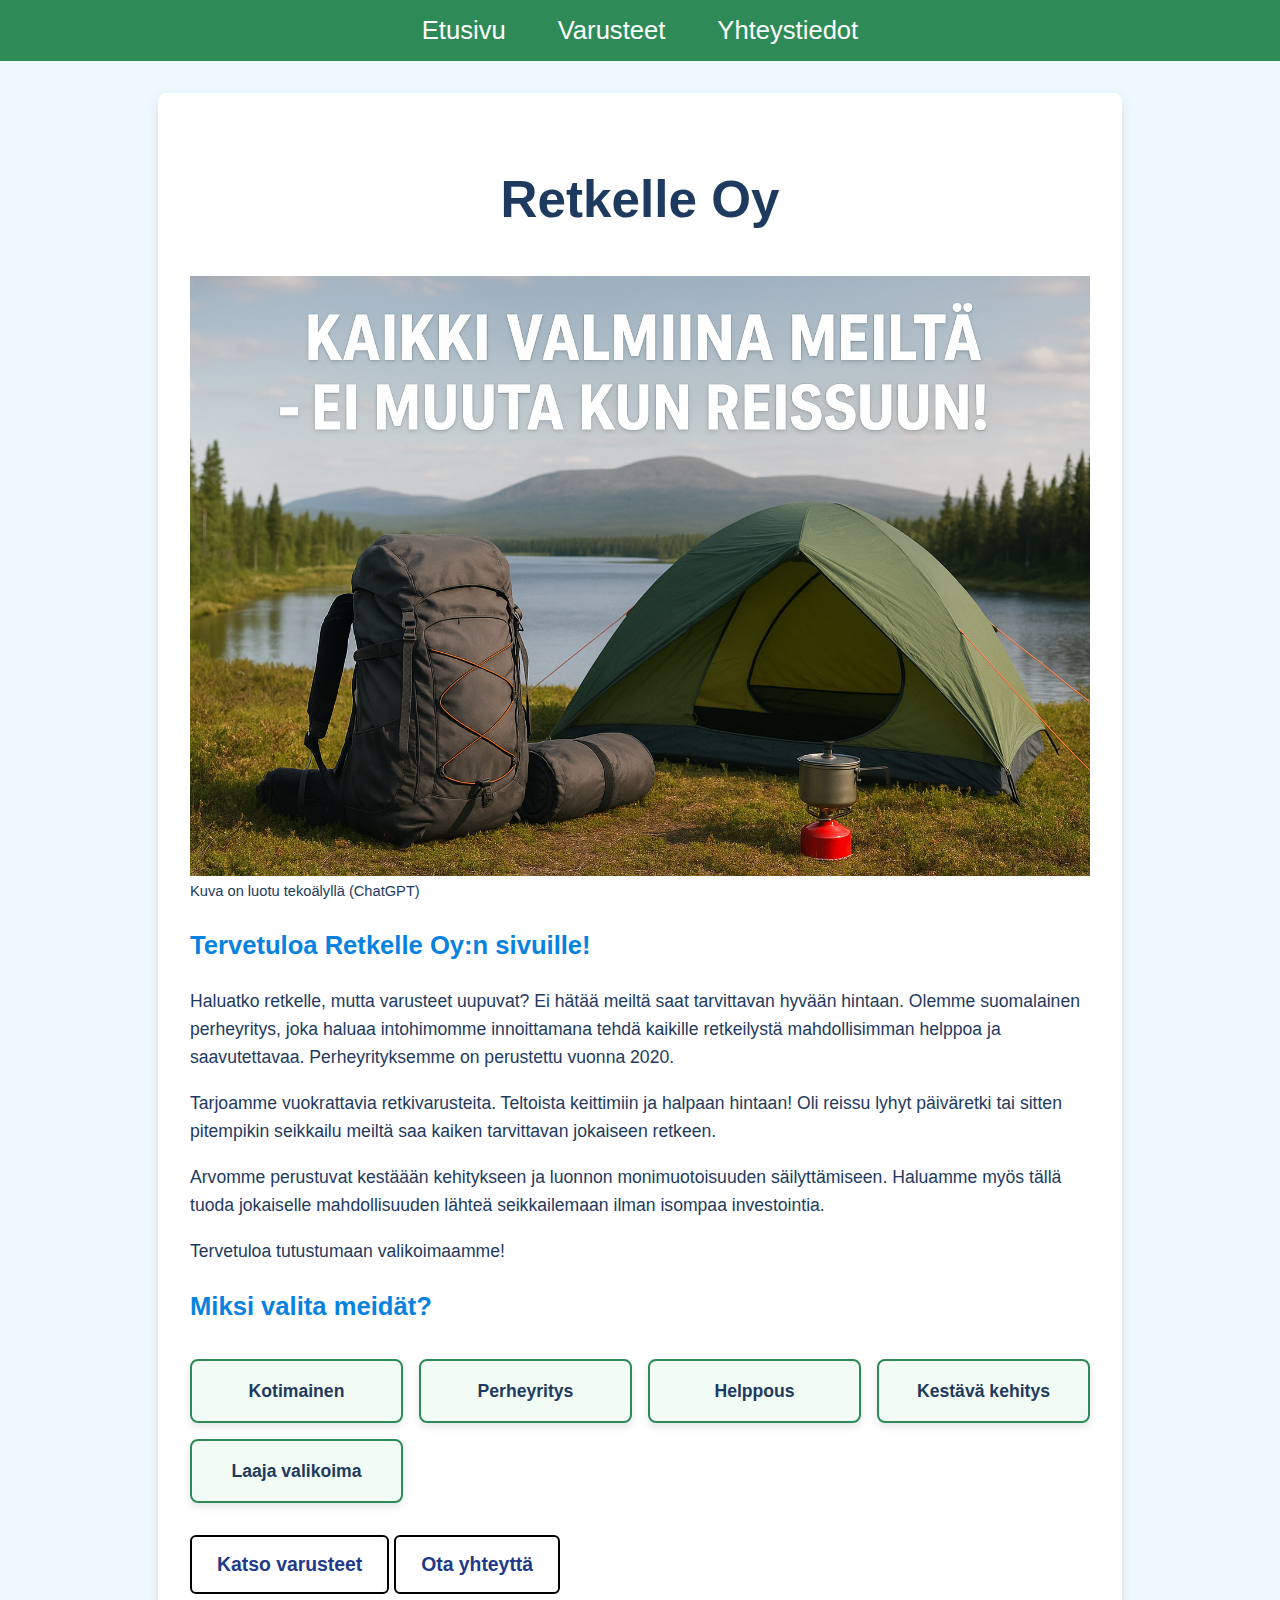
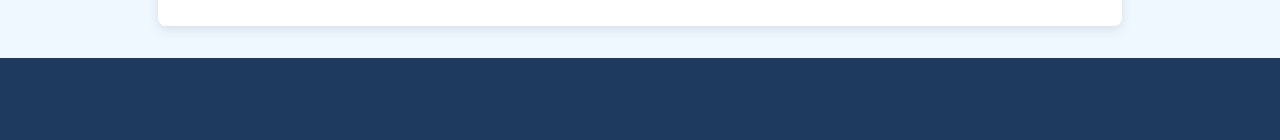
<file: index.html>
<!--
Author: Maria Halla-aho
Date: 2025-12-11
-->

<!DOCTYPE html>
<html lang="fi">

<head>
    <meta charset="UTF-8">
    <title>Vuokrattavat Retkeilyvarusteet - Etusivu</title>
    <link rel="stylesheet" href="style.css">
    
</head>

<body>
    <!-- Navigaatio -->
    <nav>
        <a href="index.html">Etusivu</a>
        <a href="catalog.html">Varusteet</a>
        <a href="rental.html">Yhteystiedot</a>
    </nav>


    <!-- Hero-osio -->
    <section id="etusivu" class="hero">
        <div class="hero-content">
            <h1>Retkelle Oy</h1>

        </div>
        <img src="taustakuva.png" alt="taustalle kuva" class="hero-image">
        <small>Kuva on luotu tekoälyllä (ChatGPT)</small>


        <!-- About-osio -->

        <h2>Tervetuloa Retkelle Oy:n sivuille!</h2>
        <p>Haluatko retkelle, mutta varusteet uupuvat? Ei hätää meiltä saat tarvittavan hyvään hintaan.
            Olemme suomalainen perheyritys, joka haluaa intohimomme innoittamana tehdä kaikille retkeilystä
            mahdollisimman helppoa ja saavutettavaa.
            Perheyrityksemme on perustettu vuonna 2020. </p>

        <p>Tarjoamme vuokrattavia retkivarusteita. Teltoista keittimiin ja halpaan hintaan!
            Oli reissu lyhyt päiväretki tai sitten pitempikin seikkailu meiltä saa kaiken tarvittavan jokaiseen retkeen.
        </p>

        <p>Arvomme perustuvat kestäään kehitykseen ja luonnon monimuotoisuuden säilyttämiseen.
            Haluamme myös tällä tuoda jokaiselle mahdollisuuden lähteä seikkailemaan ilman isompaa investointia.
        </p>

        <p>Tervetuloa tutustumaan valikoimaamme!</p>

        <h2>Miksi valita meidät?</h2>
        <ul class="features-list">
            <li>Kotimainen</li>
            <li>Perheyritys</li>
            <li>Helppous</li>
            <li>Kestävä kehitys</li>
            <li>Laaja valikoima</li>
        </ul>

        <div class="cta-buttons">
            <a href="catalog.html" class="cta-button green">Katso varusteet</a>
            <a href="rental.html" class="cta-button outline">Ota yhteyttä</a>
        </div>



    </section>
    <footer>
        <p>&copy; 2025 Retkelle Oy</p>
    </footer>
</body>

</html>
</file>
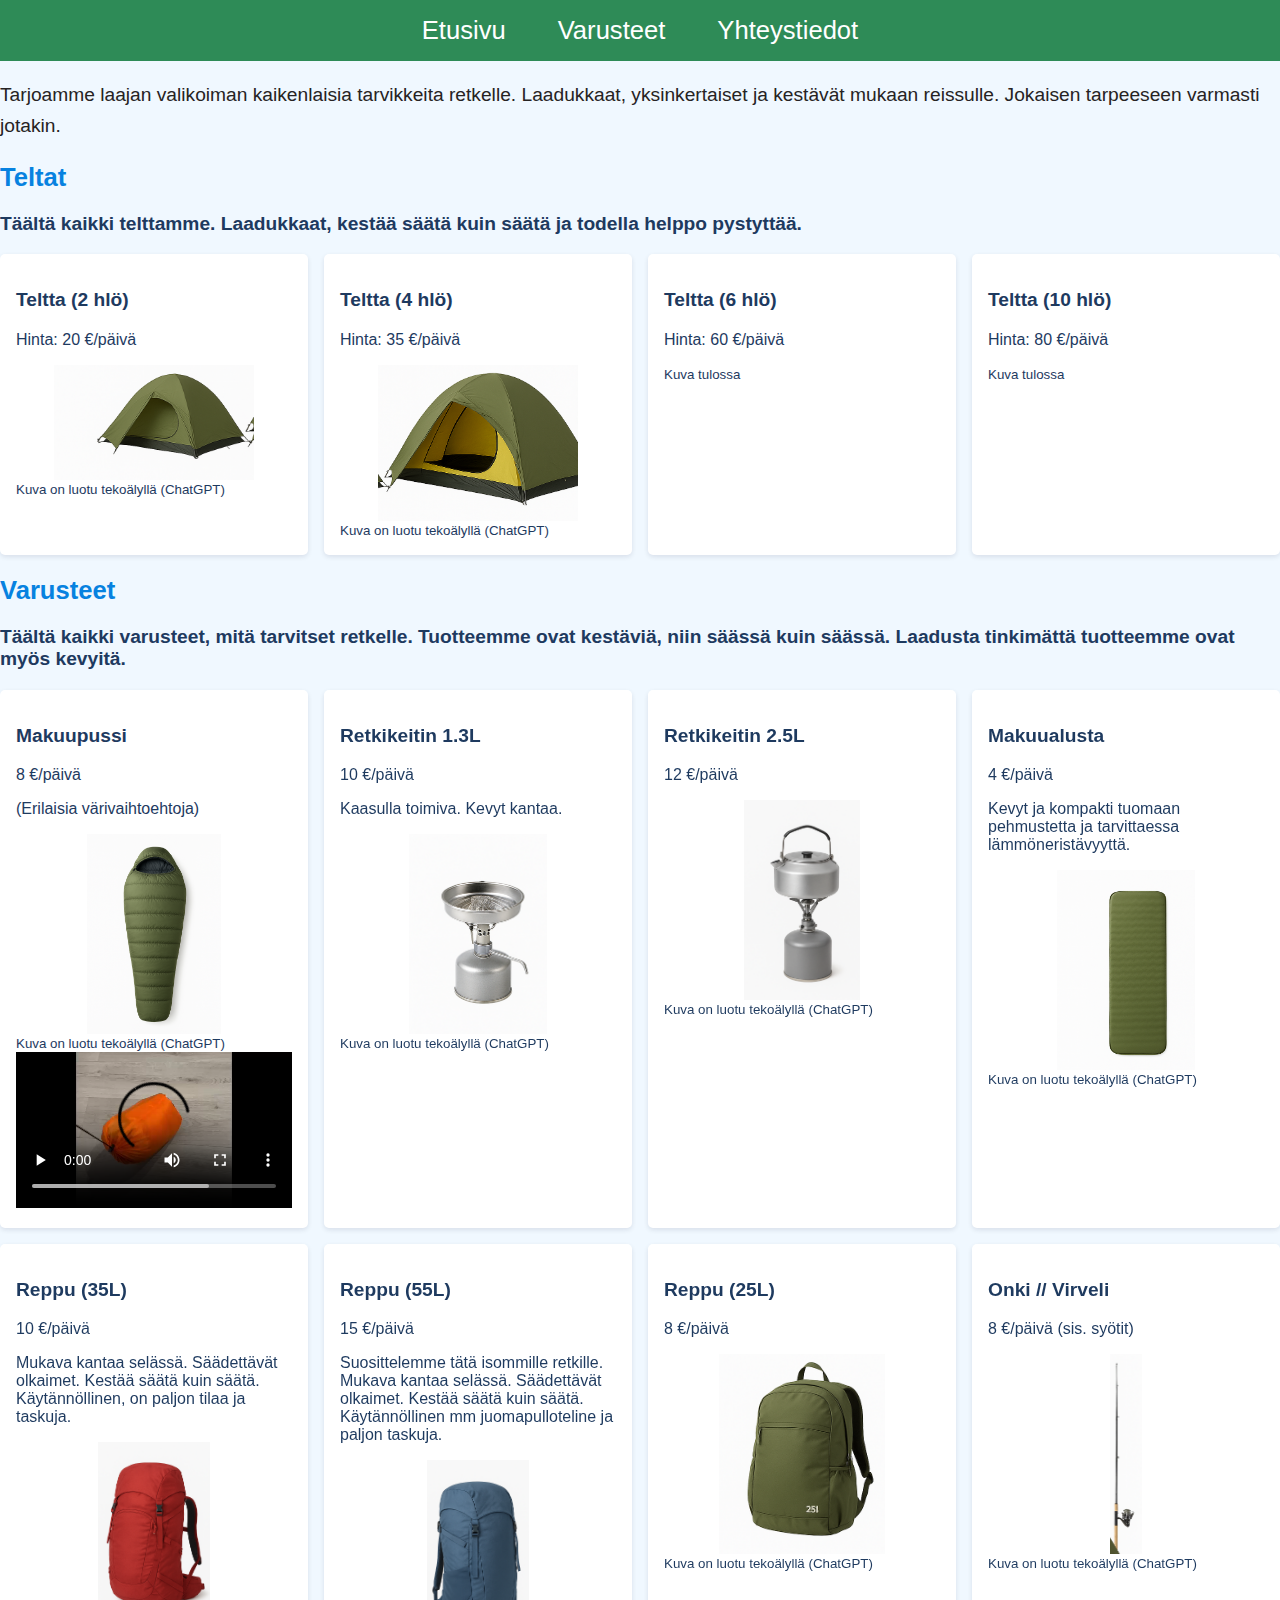
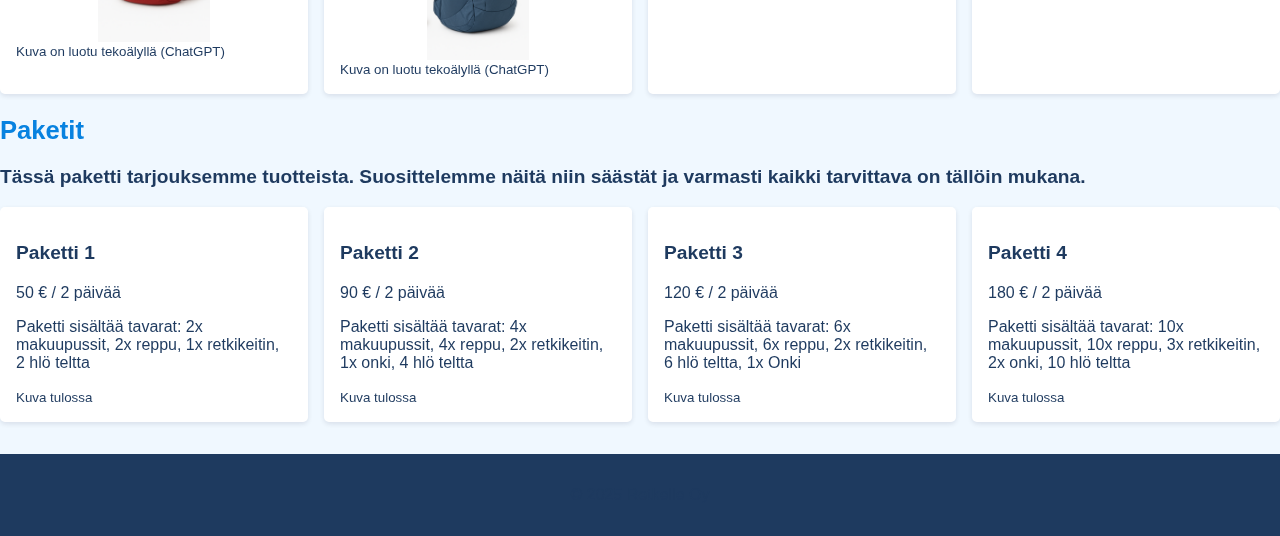
<file: catalog.html>
<!--
Author: Maria Halla-aho
Date: 2025-12-11
-->

<!DOCTYPE html>
<html lang="fi">

<head>
    <meta charset="UTF-8">
    <title>Retkelle Oy - Varusteet</title>
    <link rel="stylesheet" href="style.css">
</head>

<body>
    <!-- Navigaatio -->
   <nav>
    <a href="index.html">Etusivu</a>
    <a href="catalog.html">Varusteet</a>
    <a href="rental.html">Yhteystiedot</a>
</nav>

 <!-- Teltat -->
    <section id="Teltat" class="boksi">
         <p class="intro">
            Tarjoamme laajan valikoiman kaikenlaisia tarvikkeita retkelle. Laadukkaat, yksinkertaiset ja kestävät mukaan reissulle.
             Jokaisen tarpeeseen varmasti jotakin. 
         </p>   

        <h2>Teltat</h2>
        <h3> Täältä kaikki telttamme. Laadukkaat, kestää säätä kuin säätä ja todella helppo pystyttää.</h3>
        <div class="products">
            <div class="product">
                <h3>Teltta (2 hlö)</h3>
                <p>Hinta: 20 €/päivä</p>
                <img src="teltta_pieni.png" alt="teltta_pieni">
                <small>Kuva on luotu tekoälyllä (ChatGPT)</small>
            </div>
            <div class="product">
                <h3>Teltta (4 hlö)</h3>
                <p>Hinta: 35 €/päivä</p>
                <img src="teltta_iso.png" alt="teltta_iso">
                <small>Kuva on luotu tekoälyllä (ChatGPT)</small>
            </div>
            <div class="product">
                <h3>Teltta (6 hlö)</h3>
                <p>Hinta: 60 €/päivä</p>
                <small>Kuva tulossa</small>

            </div>
            <div class="product">
                <h3>Teltta (10 hlö)</h3>
                <p>Hinta: 80 €/päivä</p>
                <small>Kuva tulossa</small>
            </div>
        </div>
    </section>

    <!-- Varusteet -->
    <section id="Varusteet" class="boksi">
        <h2>Varusteet</h2>
        <h3> Täältä kaikki varusteet, mitä tarvitset retkelle.
            Tuotteemme ovat kestäviä, niin säässä kuin säässä.
            Laadusta tinkimättä tuotteemme ovat myös kevyitä.

            <img src="example.jpg" alt="examplekuva" style="display: none;">
        </h3>
        <div class="products">
            <div class="product">
                <h3>Makuupussi</h3>
                <p>8 €/päivä</p>
                <p>(Erilaisia värivaihtoehtoja)</p>
                <img src="makuualusta.png" alt="Makuupussi">
                <small>Kuva on luotu tekoälyllä (ChatGPT)</small>
                <video controls>
                    <source src="makuupussivideo.mp4" type="video/mp4">
                    <track src="makuupussi.vtt" kind="subtitles" srclang="fi" label="Suomi" default>
                </video>


            </div>
            <div class="product">
                <h3>Retkikeitin 1.3L</h3>
                <p>10 €/päivä</p>
                <p>Kaasulla toimiva. Kevyt kantaa.</p>
                <img src="retkikeitin.png" alt="retkikeitin">
                <small>Kuva on luotu tekoälyllä (ChatGPT)</small>
            </div>
            <div class="product">
                <h3>Retkikeitin 2.5L</h3>
                <p>12 €/päivä</p>
                <img src="isoretkikeitin.png" alt="isompikeitin">
                <small>Kuva on luotu tekoälyllä (ChatGPT)</small>

            </div>
            <div class="product">
                <h3>Makuualusta</h3>
                <p>4 €/päivä</p>
                <p>Kevyt ja kompakti tuomaan pehmustetta ja tarvittaessa lämmöneristävyyttä.</p>
                <img src="alusta_for_real.png" alt="alusta">
                <small>Kuva on luotu tekoälyllä (ChatGPT)</small>
            </div>
            <div class="product">
                <h3>Reppu (35L)</h3>
                <p>10 €/päivä</p>
                <p>Mukava kantaa selässä. Säädettävät olkaimet. Kestää säätä kuin säätä.
                    Käytännöllinen, on paljon tilaa ja taskuja. </p>
                <img src="reppukeski.png" alt="reppukeskikoko">
                <small>Kuva on luotu tekoälyllä (ChatGPT)</small>
            </div>
            <div class="product">
                <h3>Reppu (55L)</h3>
                <p>15 €/päivä</p>
                <p> Suosittelemme tätä isommille retkille.
                    Mukava kantaa selässä. Säädettävät olkaimet. Kestää säätä kuin säätä.
                    Käytännöllinen mm juomapulloteline ja paljon taskuja.
                </p>
                <img src="reppukeski2.png" alt="reppu2keski">
                <small>Kuva on luotu tekoälyllä (ChatGPT)</small>
            </div>
            <div class="product">
                <h3>Reppu (25L)</h3>
                <p>8 €/päivä</p>
                <img src="reppu_25l.png" alt="reppu">
                <small>Kuva on luotu tekoälyllä (ChatGPT)</small>
            </div>
            <div class="product">
                <h3>Onki // Virveli </h3>
                <p>8 €/päivä (sis. syötit) </p>
                <img src="onkivapa.png" alt="onkivapa">
                <small>Kuva on luotu tekoälyllä (ChatGPT)</small>
            </div>
        </div>
    </section>

    <!-- Paketit -->
    <section id="Paketit" class="boksi">
        <h2>Paketit</h2>
        <h3> Tässä paketti tarjouksemme tuotteista. Suosittelemme näitä niin säästät ja varmasti kaikki tarvittava on
            tällöin mukana.</h3>
        <div class="products">
            <div class="product">
                <h3>Paketti 1</h3>
                <p>50 € / 2 päivää</p>
                <p>Paketti sisältää tavarat: 2x makuupussit, 2x reppu, 1x retkikeitin, 2 hlö teltta</p>
                <small>Kuva tulossa</small>
            </div>
            <div class="product">
                <h3>Paketti 2</h3>
                <p>90 € / 2 päivää</p>
                <p>Paketti sisältää tavarat: 4x makuupussit, 4x reppu, 2x retkikeitin, 1x onki, 4 hlö teltta</p>
                <small>Kuva tulossa</small>
            </div>
            <div class="product">
                <h3>Paketti 3</h3>
                <p>120 € / 2 päivää</p>
                <p>Paketti sisältää tavarat: 6x makuupussit, 6x reppu, 2x retkikeitin, 6 hlö teltta, 1x Onki</p>
                <small>Kuva tulossa</small>
            </div>
            <div class="product">
                <h3>Paketti 4</h3>
                <p>180 € / 2 päivää</p>
                <p>Paketti sisältää tavarat: 10x makuupussit, 10x reppu, 3x retkikeitin, 2x onki, 10 hlö teltta</p>
                <small>Kuva tulossa</small>
            </div>
        </div>
    </section>
    <footer>
    <p>&copy; 2025 Retkelle Oy</p>
</footer>

</body>
</html>
</file>
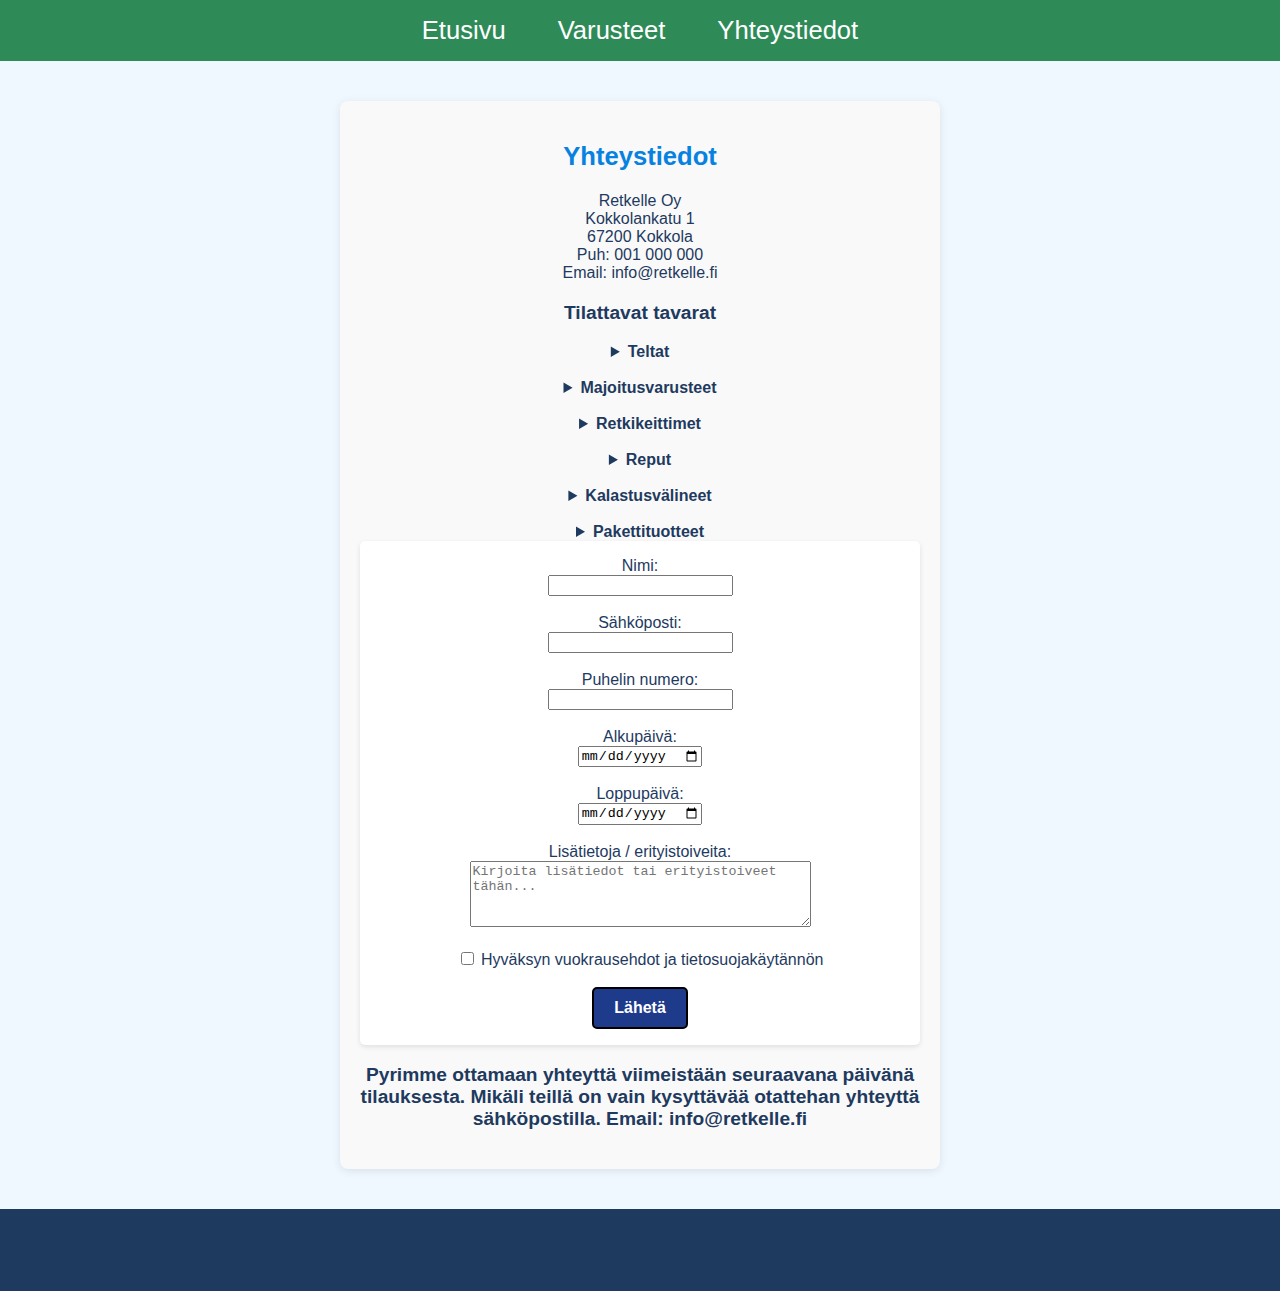
<file: rental.html>
<!--
Author: Maria Halla-aho
Date: 2025-12-11
-->

<!DOCTYPE html>
<html lang="fi">


    <head>
        <meta charset="UTF-8">
        <title>Retkelle Oy - Yhteystiedot</title>
        <link rel="stylesheet" href="style.css">
    </head>

<body>
    <!-- Navigaatio -->
    <nav>
        <a href="index.html">Etusivu</a>
        <a href="catalog.html">Varusteet</a>
        <a href="rental.html">Yhteystiedot</a>
    </nav>

    <!-- Yhteystiedot -->

    <section id="Yhteystiedot">
        <h2>Yhteystiedot</h2>
        <p>
            Retkelle Oy<br>
            Kokkolankatu 1<br>
            67200 Kokkola<br>
            Puh: 001 000 000<br>
            Email: info@retkelle.fi
        </p>



        <h3>Tilattavat tavarat</h3>

        <!-- TELTAT -->
        <details>
            <summary><strong>Teltat</strong></summary>
            <br>
            Teltta 2 hlö:
            <select name="teltta2">
                <option value="0">0 kpl</option>
                <option value="1">1 kpl</option>
                <option value="2">2 kpl</option>
                <option value="3">3 kpl</option>
            </select><br><br>

            Teltta 4 hlö:
            <select name="teltta4">
                <option value="0">0 kpl</option>
                <option value="1">1 kpl</option>
                <option value="2">2 kpl</option>
                <option value="3">3 kpl</option>
            </select><br><br>

            Teltta 6 hlö:
            <select name="teltta6">
                <option value="0">0 kpl</option>
                <option value="1">1 kpl</option>
                <option value="2">2 kpl</option>
                <option value="3">3 kpl</option>
            </select><br><br>

            Teltta 10 hlö:
            <select name="teltta10">
                <option value="0">0 kpl</option>
                <option value="1">1 kpl</option>
                <option value="2">2 kpl</option>
                <option value="3">3 kpl</option>
            </select><br><br>
        </details>

        <br>

        <!-- MAJOITUSVARUSTEET -->
        <details>
            <summary><strong>Majoitusvarusteet</strong></summary>
            <br>
            Makuupussi:
            <select name="makuupussi">
                <option value="0">0 kpl</option>
                <option value="1">1 kpl</option>
                <option value="2">2 kpl</option>
                <option value="3">3 kpl</option>
                <option value="4">4 kpl</option>
                <option value="5">5 kpl</option>
            </select><br><br>

            Makuualusta:
            <select name="makuualusta">
                <option value="0">0 kpl</option>
                <option value="1">1 kpl</option>
                <option value="2">2 kpl</option>
                <option value="3">3 kpl</option>
                <option value="4">4 kpl</option>
                <option value="5">5kpl</option>
            </select><br><br>
        </details>

        <br>

        <!-- KEITTIMET -->
        <details>
            <summary><strong>Retkikeittimet</strong></summary>
            <br>
            Retkikeitin pieni:
            <select name="keittinpieni">
                <option value="0">0 kpl</option>
                <option value="1">1 kpl</option>
                <option value="2">2 kpl</option>

                <option value="3">3</option>
                <option value="4">4</option>
                <option value="5">5</option>
            </select><br><br>

            Retkikeitin iso:
            <select name="keitiniso">
                <option value="0">0 kpl</option>
                <option value="1">1 kpl</option>
                <option value="2">2 kpl</option>
                <option value="3">3</option>
                <option value="4">4</option>
                <option value="5">5</option>
            </select><br><br>
        </details>

        <br>

        <!-- REPUT -->
        <details>
            <summary><strong>Reput</strong></summary>
            <br>
            Reppu 25L:
            <select name="reppu25">
                <option value="0">0 kpl</option>
                <option value="1">1 kpl</option>
                <option value="2"> 2 kpl</option>
                <option value="3">3</option>
                <option value="4">4</option>
                <option value="5">5</option>
            </select><br><br>

            Reppu 35L:
            <select name="reppu35">
                <option value="0">0 kpl</option>
                <option value="1">1 kpl</option>
                <option value="2"> 2 kpl</option>
                <option value="3">3</option>
                <option value="4">4</option>
                <option value="5">5</option>
            </select><br><br>

            Reppu 55L:
            <select name="reppu55">
                <option value="0">0 kpl</option>
                <option value="1">1 kpl</option>
                <option value="2"> 2 kpl</option>
                <option value="3">3</option>
                <option value="4">4</option>
                <option value="5">5</option>
            </select><br><br>
        </details>

        <br>

        <!-- KALASTUS -->
        <details>
            <summary><strong>Kalastusvälineet</strong></summary>
            <br>
            Onki:
            <select name="onki">
                <option value="0">0 kpl</option>
                <option value="1">1 kpl</option>
                <option value="2">2 kpl</option>
                <option value="3">3</option>
                <option value="4">4</option>
                <option value="5">5</option>
            </select><br><br>
        </details>

        <br>

        <!-- PAKETIT -->
        <details>
            <summary><strong>Pakettituotteet</strong></summary>
            <br>

            <label class="paketti">
                <input type="checkbox" name="paketti1" value="Paketti 1">
                Paketti 1
            </label>
            Määrä:
            <select name="paketti1_maara">
                <option value="0">0</option>
                <option value="1">1</option>
                <option value="2">2</option>
                <option value="3">3</option>
                <option value="4">4</option>
                <option value="5">5</option>
            </select>
            <br><br>

            <label class="paketti">
                <input type="checkbox" name="paketti2" value="Paketti 2">
                Paketti 2
            </label>
            Määrä:
            <select name="paketti2_maara">
                <option value="0">0</option>
                <option value="1">1</option>
                <option value="2">2</option>
                <option value="3">3</option>
                <option value="4">4</option>
                <option value="5">5</option>
            </select>
            <br><br>

            <label class="paketti">
                <input type="checkbox" name="paketti3" value="Paketti 3">
                Paketti 3
            </label>
            Määrä:
            <select name="paketti3_maara">
                <option value="0">0</option>
                <option value="1">1</option>
                <option value="2">2</option>
                <option value="3">3</option>
                <option value="4">4</option>
                <option value="5">5</option>
            </select>
            <br><br>

            <label class="paketti">
                <input type="checkbox" name="paketti4" value="Paketti 4">
                Paketti 4
            </label>
            Määrä:
            <select name="paketti4_maara">
                <option value="0">0</option>
                <option value="1">1</option>
                <option value="2">2</option>
                <option value="3">3</option>
                <option value="4">4</option>
                <option value="5">5</option>
            </select>
            <br><br>

        </details>


        <!-- Lomake -->
        <form id="tilauslomake">
            <label for="nimi">Nimi:</label><br>
            <input type="text" id="nimi" name="nimi" required><br><br>

            <label for="email">Sähköposti:</label><br>
            <input type="email" id="email" name="email" required><br><br>

            <label for="puhelin">Puhelin numero:</label><br>
            <input type="tel" id="puhelin" name="puhelin" required><br><br>

            <label for="alkupaiva">Alkupäivä:</label><br>
            <input type="date" id="alkupaiva" name="alkupaiva" required><br><br>

            <label for="loppupaiva">Loppupäivä:</label><br>
            <input type="date" id="loppupaiva" name="loppupaiva" required><br><br>

            <label for="lisatiedot">Lisätietoja / erityistoiveita:</label><br>
            <textarea id="lisatiedot" name="lisatiedot" rows="4" cols="40"
                placeholder="Kirjoita lisätiedot tai erityistoiveet tähän..."></textarea><br><br>

            <label>
                <input type="checkbox" name="ehdot" required>
                Hyväksyn vuokrausehdot ja tietosuojakäytännön
            </label><br><br>

            <button type="submit" class="cta-button blue">Lähetä</button>
        </form>

        <h3>
            Pyrimme ottamaan yhteyttä viimeistään seuraavana päivänä tilauksesta.
            Mikäli teillä on vain kysyttävää otattehan yhteyttä sähköpostilla. Email: info@retkelle.fi
        </h3>

         <script src="index.js"></script>


    </section>



    <!-- Footer -->
    <footer>
        <p>&copy; 2025 Retkelle Oy</p>
    </footer>

</body>

</html>
</file>
<file: style.css>
/*
Author: Maria Halla-aho
Date: 2025-12-03
*/

h1 {
    text-align: center;
    font-size: 4vw;
}

h2 {
    font-size: clamp(1.5rem, 2vw, 3rem);
    color: #0782e0;
    font-weight: 700; 
   

}

h3 {
    font-size: clamp(1.2rem, 1.5vw, 2rem);

}

body {
    font-family: Arial, sans-serif;
    margin: 0;
    background: #f0f8ff; 
    color: #1e3a5f;      
}

header {
    background: #1e3a5f; 
    color: white;
    padding: 1rem;
    text-align: center;
}

nav {
    background: #2e8b57; 
    display: flex;
    justify-content: center;
    flex-wrap: nowrap;
}

nav a {
    color: white;
    padding: 1rem;
    text-decoration: none;
    margin: 0 10px;
    cursor: pointer;
    white-space: nowrap;
    font-size: clamp(1.5rem, 2vw, 2rem);
}

nav a:hover {
    background: #14532d; 
    text-decoration: underline;
}

.container {
    max-width: 1000px;
    margin: auto;
    padding: 2rem;
}

.products {
    display: grid;
    grid-template-columns: repeat(auto-fit, minmax(250px, 1fr));
    gap: 1rem;
}

.product {
    background: white;
    padding: 1rem;
    border-radius: 5px;
    box-shadow: 0 2px 5px rgba(0, 0, 50, 0.1);
}

form {
    background: white;
    padding: 1rem;
    border-radius: 5px;
    box-shadow: 0 2px 5px rgba(0, 0, 50, 0.1);
}

footer {
    background: #1e3a5f; 
    text-align: center;
    padding: 1rem;
    margin-top: 2rem;
}



/* kuva */
img {
    width: 100%;
    height: auto;
    display: block;
}

#etusivu {
    background: #ffffff;
    padding: 2rem;
    border-radius: 8px;
    box-shadow: 0 4px 12px rgba(0,0,50,0.1);
    max-width: 900px;
    margin: 2rem auto;
    line-height: 1.6;
    font-size: 1.1rem;
}

.features-list {
    list-style: none;
    padding: 0;
    margin: 2rem 0;
    display: grid;
    grid-template-columns: repeat(auto-fit, minmax(200px, 1fr));
    gap: 1rem;
}

.features-list li {
    background: #f3fbf5; 
    border: 2px solid #2e8b57; 
    border-radius: 8px;
    padding: 1rem;
    text-align: center;
    font-weight: 600;
    color: #1e3a5f; 
    box-shadow: 0 4px 8px rgba(0,0,50,0.1);
    transition: transform 0.2s ease;
}

#Yhteystiedot {
    width: 90%;
    max-width: 600px;
    margin: 40px auto;
    padding: 20px;
    text-align: center;
    background: #f9f9f9;
    border-radius: 8px;
    box-shadow: 0 2px 8px rgba(0,0,50,0.1);
    box-sizing: border-box;
}

/* kuvien koko */
.product img {
    max-width: 200px;
    max-height: 200px;
    width: auto;
    height: auto;
    display: block;
    margin: 0 auto;
}

.cta-button {
    padding: 12px 25px;
    border-radius: 6px;
    font-size: 1.1em;
    text-decoration: none;
    font-weight: bold;
    transition: all 0.3s ease; 
    display: inline-block;
}

/* Perusnappi */
.cta-button.green {
    background-color: #ffffff;       
    color: #1e3a8a;                 
    border: 2px solid #000000;       
}

.cta-button.green:hover {
    background-color: #1e3a8a;       
    color: #ffffff;                 
    transform: scale(1.05);
    box-shadow: 0 4px 12px rgba(0,0,0,0.2);
}

/* Outline-nappi */
.cta-button.outline {
    border: 2px solid #000000;       
    color: #1e3a8a;                  
    background: #ffffff;            

}
.cta-button.outline:hover {
    background: #1e3a8a;             
    color: #ffffff;                
    transform: scale(1.05);
    box-shadow: 0 4px 12px rgba(0,0,0,0.2);
}

.product video {
   width: 100%;
    max-width: 600px;
    height: auto;
}

/* Lähetä nappi */
.cta-button.blue {
    background-color: #1e3a8a;   
    color: #ffffff;              
    border: 2px solid #000000;  
    padding: 10px 20px;
    font-size: 16px;
    cursor: pointer;
    border-radius: 5px;
    transition: 0.2s;
}

.cta-button.blue:hover {
    background-color: #ffffff;   
    color: #1e3a8a;              
    transform: scale(1.05);
    box-shadow: 0 4px 12px rgba(0,0,0,0.2);
}

.intro {
    font-size: 1.2rem;
    line-height: 1.6;
    color: #262323;
    margin-bottom: 1em;
}
</file>
